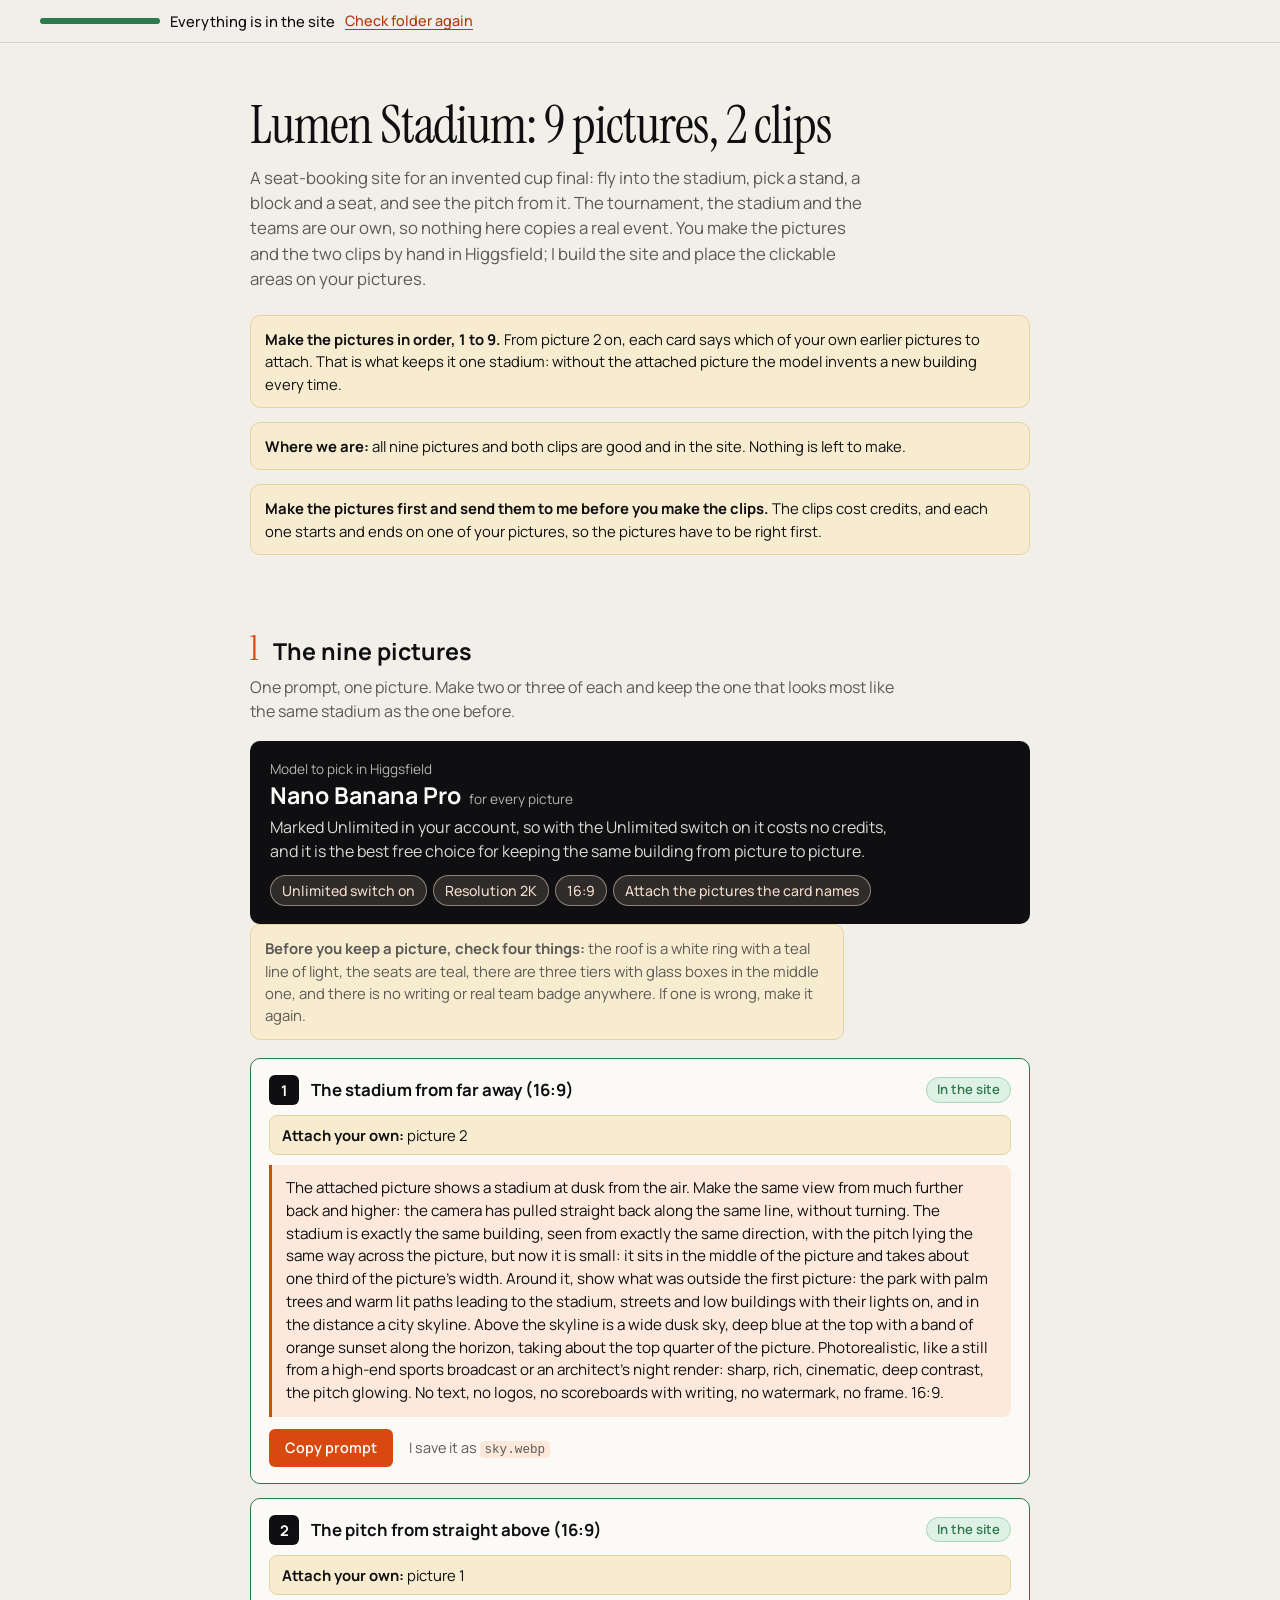
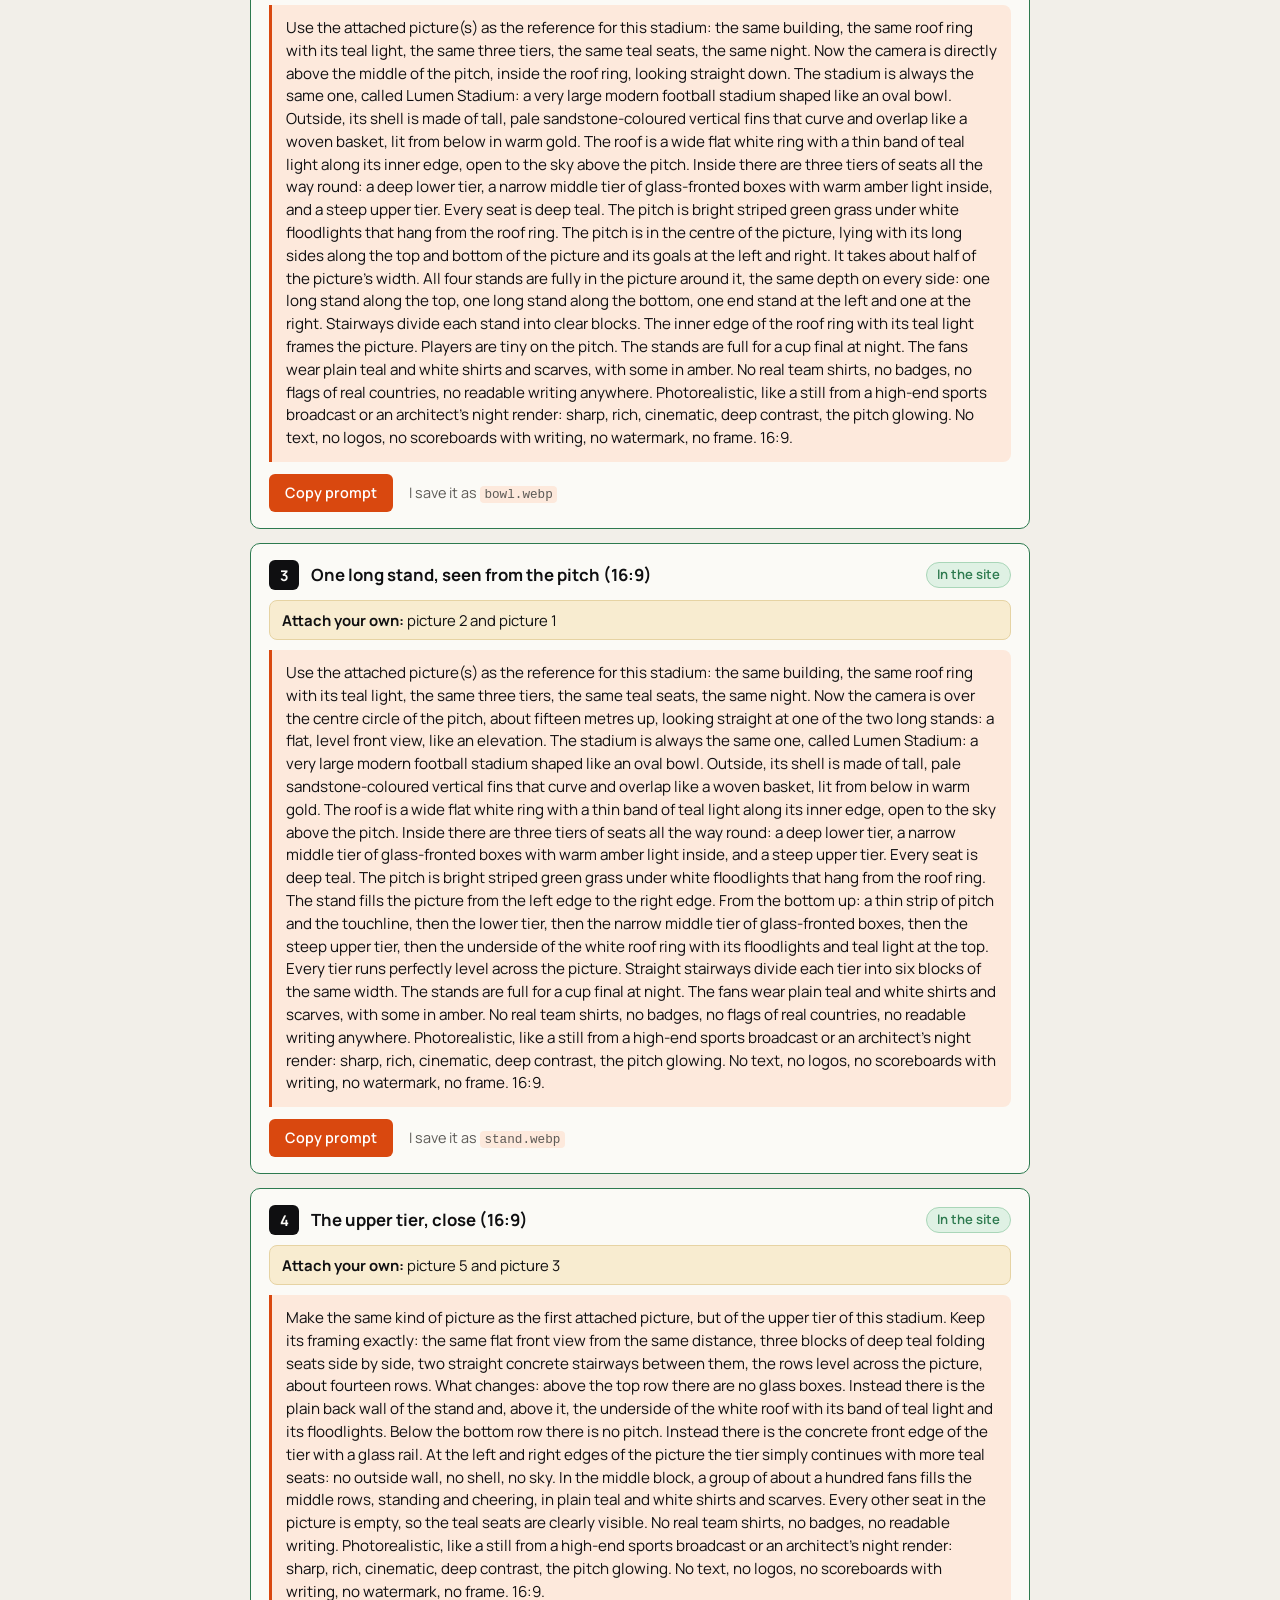
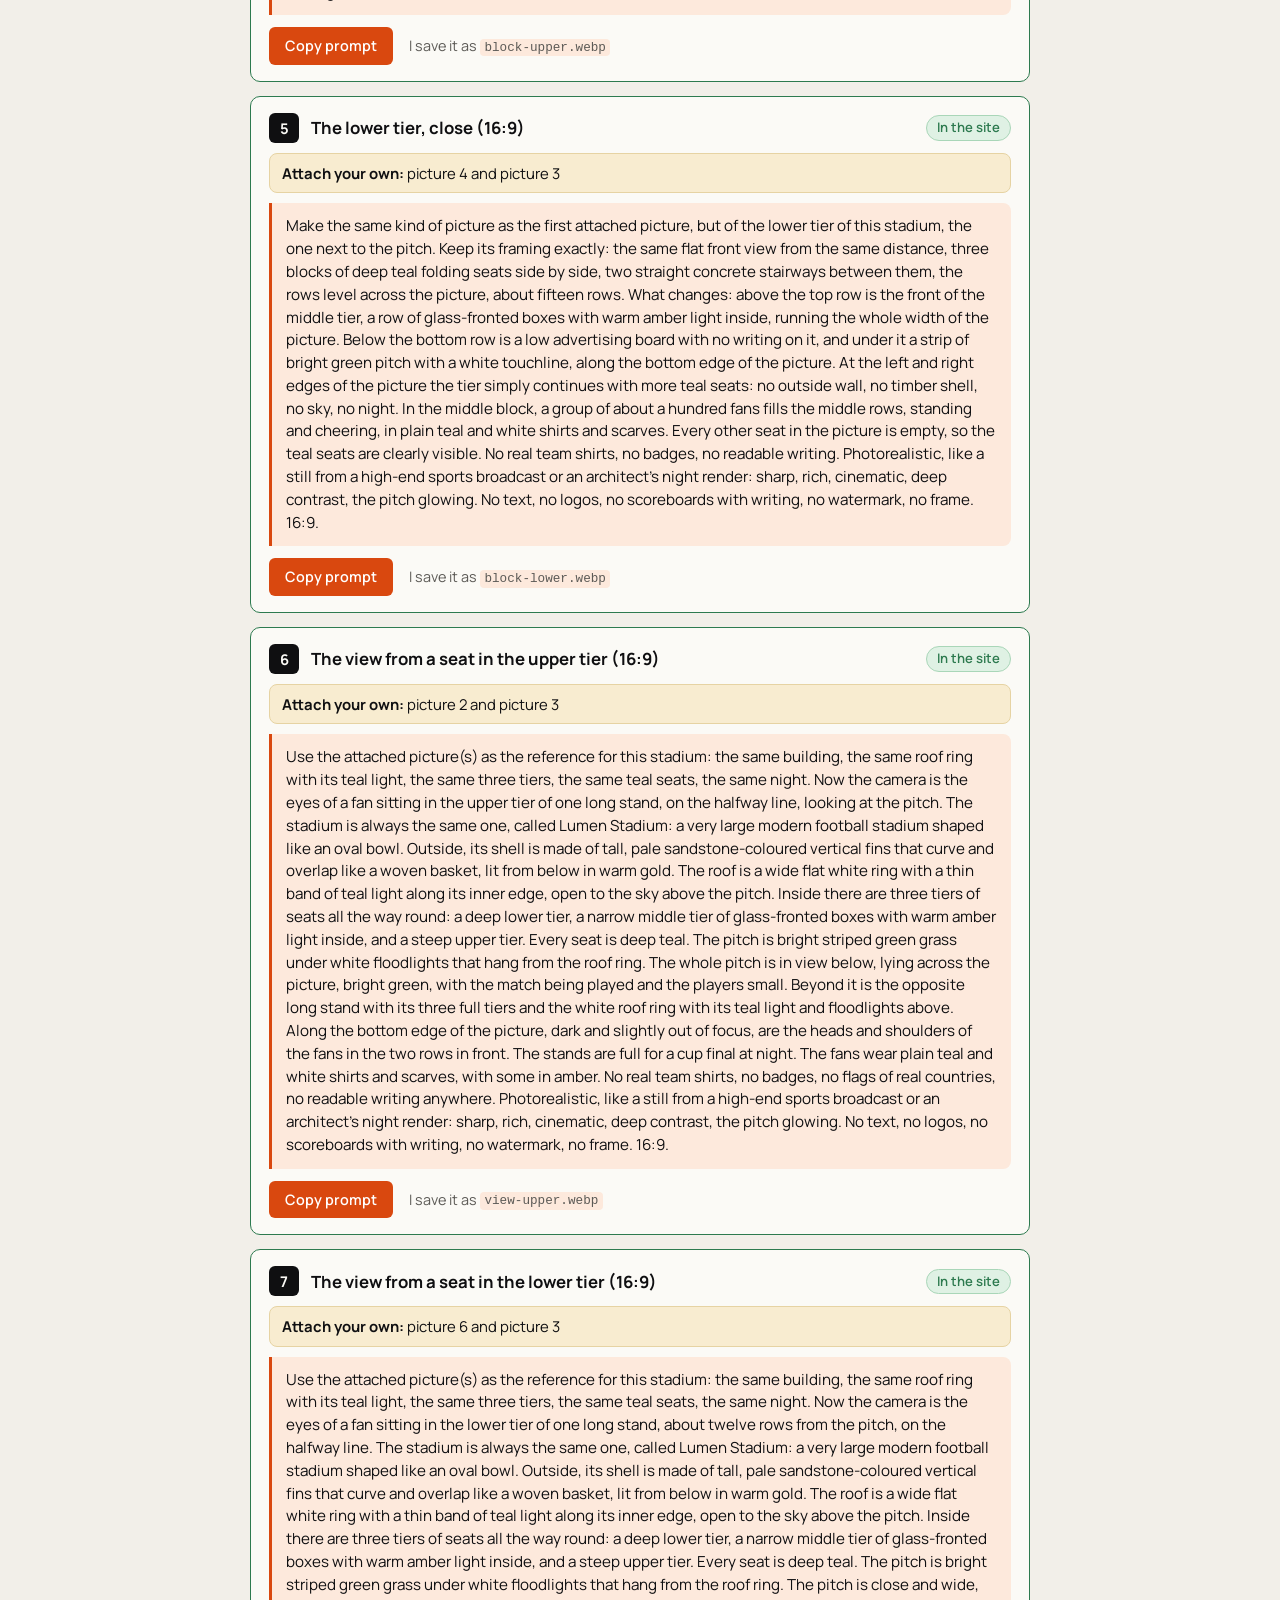
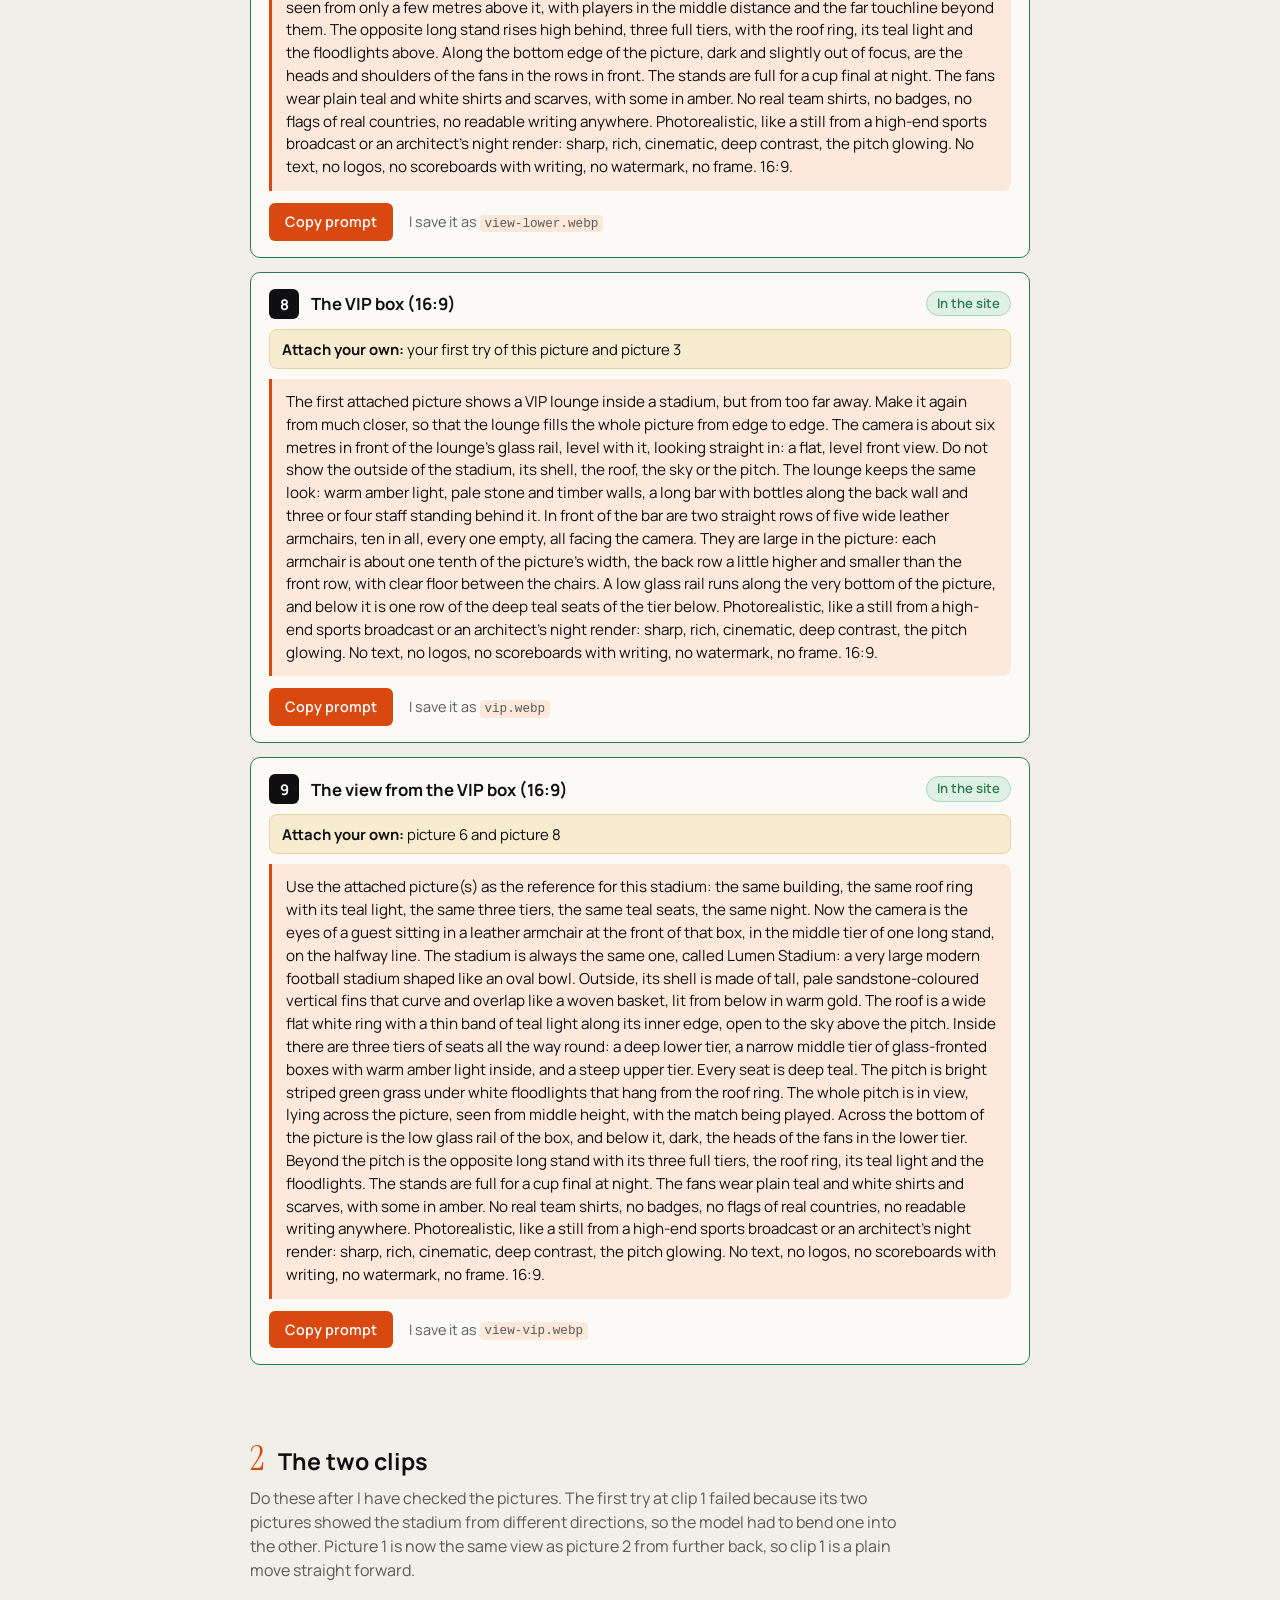
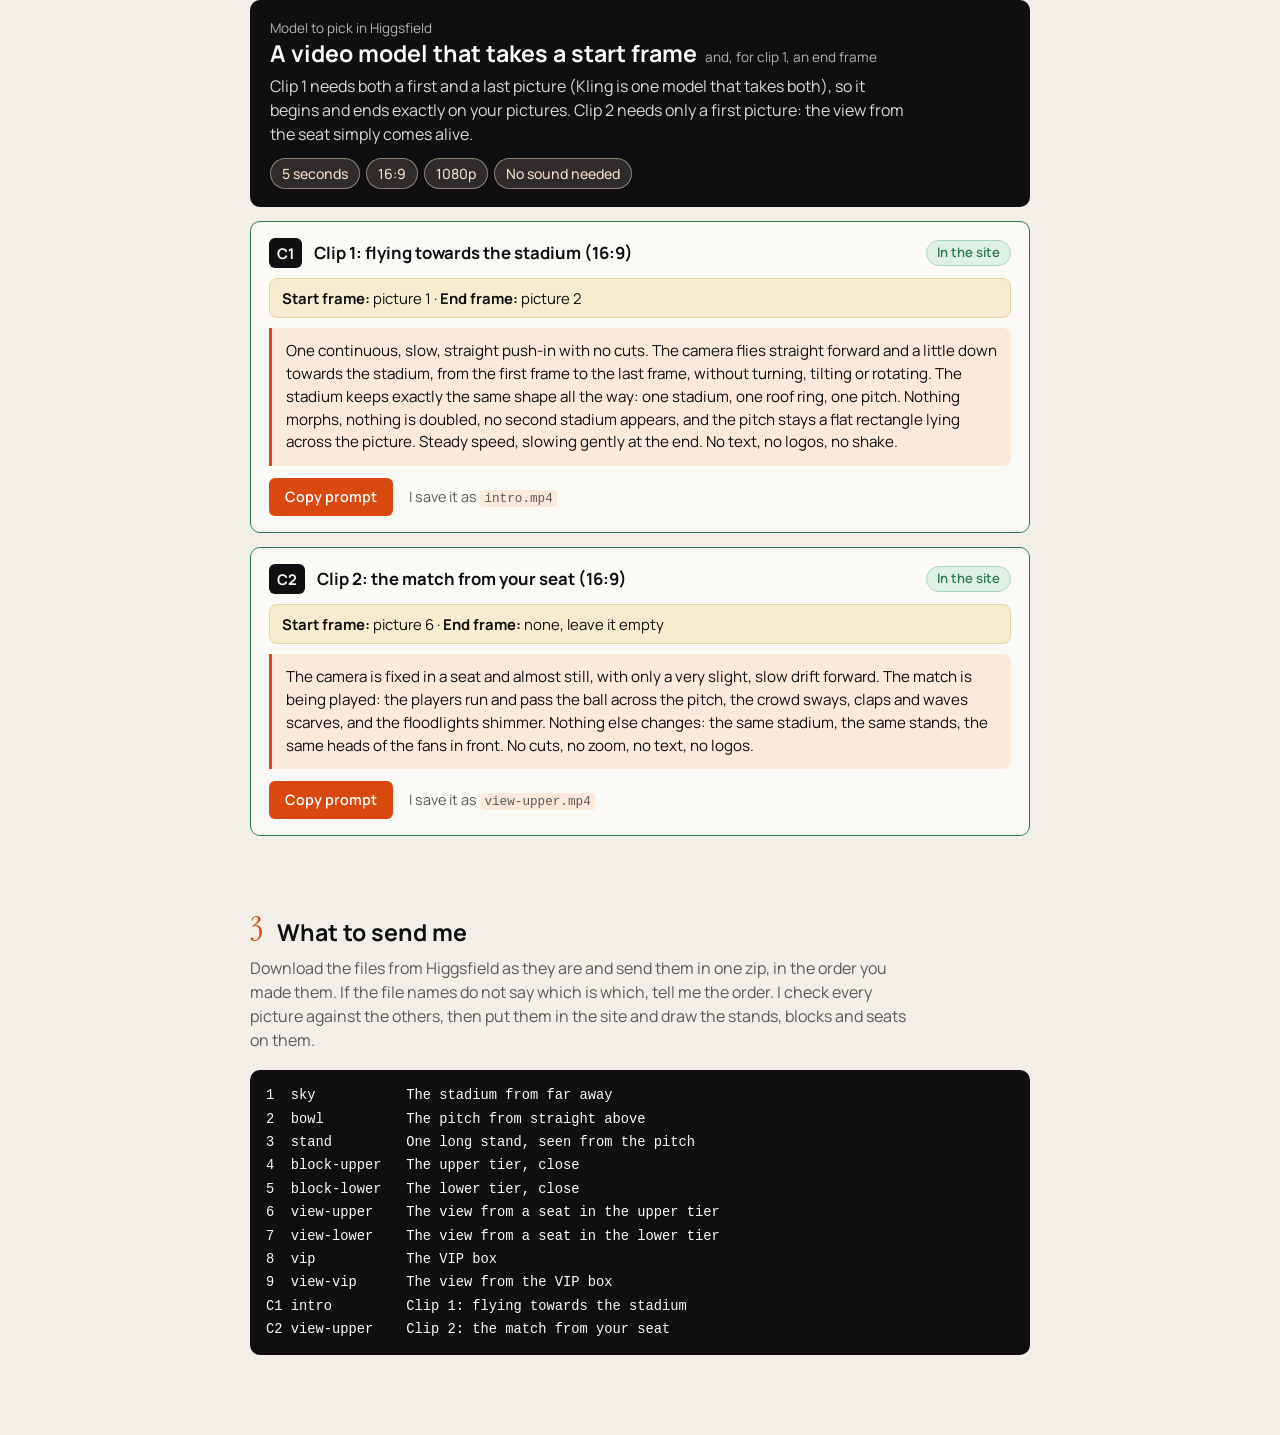
<file: guide.html>
<!doctype html>
<html lang="en">
<head>
  <meta charset="utf-8">
  <meta name="viewport" content="width=device-width, initial-scale=1">
  <title>Lumen Stadium | Higgsfield guide</title>
  <meta name="robots" content="noindex, nofollow">
  <link rel="preconnect" href="https://fonts.googleapis.com">
  <link rel="preconnect" href="https://fonts.gstatic.com" crossorigin>
  <link href="https://fonts.googleapis.com/css2?family=Instrument+Serif&family=Manrope:wght@400;500;600;700&display=swap" rel="stylesheet">
  <style>
    :root {
      --page: #f2efe9;
      --sheet: #fbfaf6;
      --ink: #0f0f11;
      --ink-soft: #5c5a56;
      --line: #d9d3c5;
      --brick: #d9480f;
      --brick-deep: #b23a0a;
      --tint: #fde9dc;
      --sand: #f0d9c6;
      --ok: #2d7a4f;
      --display: "Instrument Serif", Georgia, serif;
      --text: "Manrope", system-ui, -apple-system, "Segoe UI", sans-serif;
      --mono: ui-monospace, "Cascadia Mono", Consolas, monospace;
    }

    *, *::before, *::after { box-sizing: border-box; }

    body {
      margin: 0;
      background: var(--page);
      color: var(--ink);
      font-family: var(--text);
      font-size: 16px;
      line-height: 1.5;
      -webkit-font-smoothing: antialiased;
    }

    :focus-visible { outline: 2px solid var(--brick); outline-offset: 2px; border-radius: 4px; }

    a { color: var(--brick-deep); }
    code { font-family: var(--mono); font-size: 0.88em; background: var(--tint); padding: 0.1em 0.35em; border-radius: 4px; }

    .bar {
      position: sticky; top: 0; z-index: 5;
      display: flex; flex-wrap: wrap; align-items: center; gap: 10px 20px;
      padding: 10px clamp(16px, 4vw, 40px);
      background: rgba(242, 239, 233, 0.94);
      border-bottom: 1px solid var(--line);
    }
    .progress { display: flex; flex-wrap: wrap; align-items: center; gap: 10px; font-size: 0.92rem; font-weight: 500; }
    .meter { width: 120px; height: 6px; border-radius: 3px; background: var(--line); overflow: hidden; }
    .meter span { display: block; height: 100%; width: 0; background: var(--ok); transition: width 300ms ease; }
    .linkbtn { border: 0; background: none; padding: 0; font: inherit; font-size: 0.9rem; color: var(--brick-deep); text-decoration: underline; text-underline-offset: 3px; cursor: pointer; }

    main { max-width: 860px; margin: 0 auto; padding: clamp(24px, 5vw, 56px) clamp(16px, 4vw, 40px) 80px; }
    h1 { margin: 0 0 0.25em; font-family: var(--display); font-weight: 400; font-size: clamp(2.2rem, 5.2vw, 3.3rem); line-height: 1; letter-spacing: -0.02em; }
    .lede { margin: 0 0 24px; max-width: 62ch; color: var(--ink-soft); font-size: 1.05rem; }

    .step { margin-top: clamp(40px, 7vw, 72px); }
    .step > h2 { display: flex; align-items: baseline; gap: 14px; margin: 0 0 6px; font-size: 1.45rem; font-weight: 700; line-height: 1.2; }
    .step > h2 .num { font-family: var(--display); font-weight: 400; font-size: 2.2rem; color: var(--brick); }
    .step > p { margin: 0 0 18px; max-width: 66ch; color: var(--ink-soft); }

    .model { padding: 18px 20px; border-radius: 10px; background: var(--ink); color: var(--sheet); }
    .model .label { margin: 0; font-size: 0.85rem; color: rgba(251, 250, 246, 0.7); }
    .model .name { margin: 2px 0 6px; font-size: 1.45rem; font-weight: 700; line-height: 1.2; }
    .model .name small { margin-left: 8px; font-size: 0.85rem; font-weight: 400; color: rgba(251, 250, 246, 0.7); }
    .model .why { margin: 0 0 12px; max-width: 64ch; color: rgba(251, 250, 246, 0.86); }
    .chips { display: flex; flex-wrap: wrap; gap: 6px; margin: 0; padding: 0; list-style: none; }
    .chips li { padding: 4px 11px; border-radius: 999px; background: rgba(240, 217, 198, 0.14); border: 1px solid rgba(240, 217, 198, 0.5); color: var(--sand); font-size: 0.88rem; font-weight: 500; }

    .asset { margin-top: 14px; padding: 16px 18px; background: var(--sheet); border: 1px solid var(--line); border-radius: 10px; }
    .asset.is-found { border-color: var(--ok); }
    .asset-head { display: flex; flex-wrap: wrap; align-items: center; gap: 8px 12px; margin-bottom: 10px; }
    .asset-head h3 { margin: 0; font-size: 1.05rem; font-weight: 700; }
    .asset-head .n { display: inline-grid; place-items: center; min-width: 30px; height: 30px; padding: 0 8px; border-radius: 6px; background: var(--ink); color: var(--sheet); font-weight: 700; font-size: 0.92rem; }
    .asset-head .dot { width: 16px; height: 16px; border-radius: 50%; border: 1px solid rgba(0, 0, 0, 0.2); }
    .status { margin-left: auto; padding: 2px 10px; border-radius: 999px; font-size: 0.82rem; font-weight: 600; background: var(--page); color: var(--ink-soft); border: 1px solid var(--line); }
    .is-found .status { background: #dff1e4; color: var(--ok); border-color: #a9d6b8; }

    .attach { margin: 0 0 10px; padding: 8px 12px; border-radius: 8px; background: #f8ecd0; border: 1px solid #e6d3a3; font-size: 0.93rem; }
    .asset-body { display: flex; gap: 14px; align-items: flex-start; }
    .prompt { flex: 1; margin: 0; padding: 12px 14px; border-left: 3px solid var(--brick); border-radius: 0 8px 8px 0; background: var(--tint); font-size: 0.95rem; white-space: pre-wrap; }
    .preview { flex: none; width: 120px; aspect-ratio: 1; object-fit: contain; border-radius: 6px; border: 1px solid var(--line); background: #fff; }
    .preview[hidden] { display: none; }

    .asset-foot { display: flex; flex-wrap: wrap; align-items: center; gap: 8px 16px; margin-top: 12px; font-size: 0.9rem; color: var(--ink-soft); }
    .copy { border: 0; border-radius: 6px; padding: 8px 16px; background: var(--brick); color: #fff; font: inherit; font-size: 0.9rem; font-weight: 600; cursor: pointer; }
    .copy:hover { background: var(--brick-deep); }
    .copy.is-done { background: var(--ok); }

    .note { margin: 14px 0 0; padding: 12px 14px; border-radius: 10px; background: #f8ecd0; border: 1px solid #e6d3a3; font-size: 0.93rem; }
    .files { margin: 0; padding: 14px 16px; border-radius: 10px; background: var(--ink); color: var(--sheet); font-family: var(--mono); font-size: 0.86rem; line-height: 1.7; overflow-x: auto; }

    @media (max-width: 620px) {
      .bar { position: static; }
      .asset-body { flex-direction: column; }
    }
    @media (prefers-reduced-motion: reduce) { .meter span { transition: none; } }
  </style>
</head>
<body>
  <div class="bar">
    <div class="progress" aria-live="polite">
      <div class="meter" aria-hidden="true"><span id="meterFill"></span></div>
      <span id="progressText">Checking folder</span>
      <button class="linkbtn" id="recheck" type="button">Check folder again</button>
    </div>
  </div>

  <main>
    <h1>Lumen Stadium: 9 pictures, 2 clips</h1>
    <p class="lede">
      A seat-booking site for an invented cup final: fly into the stadium, pick a stand, a block and a seat, and see the pitch from it.
      The tournament, the stadium and the teams are our own, so nothing here copies a real event.
      You make the pictures and the two clips by hand in Higgsfield; I build the site and place the clickable areas on your pictures.
    </p>

    <p class="note">
      <b>Make the pictures in order, 1 to 9.</b> From picture 2 on, each card says which of your own earlier pictures to attach.
      That is what keeps it one stadium: without the attached picture the model invents a new building every time.
    </p>
    <p class="note">
      <b>Where we are:</b> all nine pictures and both clips are good and in the site. Nothing is left to make.
    </p>
    <p class="note">
      <b>Make the pictures first and send them to me before you make the clips.</b> The clips cost credits, and each one starts and ends on one of
      your pictures, so the pictures have to be right first.
    </p>

    <section class="step">
      <h2><span class="num">1</span> The nine pictures</h2>
      <p>One prompt, one picture. Make two or three of each and keep the one that looks most like the same stadium as the one before.</p>
      <div class="model">
        <p class="label">Model to pick in Higgsfield</p>
        <p class="name">Nano Banana Pro<small>for every picture</small></p>
        <p class="why">Marked Unlimited in your account, so with the Unlimited switch on it costs no credits, and it is the best free choice for keeping the same building from picture to picture.</p>
        <ul class="chips"><li>Unlimited switch on</li><li>Resolution 2K</li><li>16:9</li><li>Attach the pictures the card names</li></ul>
      </div>
      <p class="note"><b>Before you keep a picture, check four things:</b> the roof is a white ring with a teal line of light, the seats are teal,
        there are three tiers with glass boxes in the middle one, and there is no writing or real team badge anywhere. If one is wrong, make it again.</p>
      <div id="pics"></div>
    </section>

    <section class="step">
      <h2><span class="num">2</span> The two clips</h2>
      <p>Do these after I have checked the pictures. The first try at clip 1 failed because its two pictures showed the stadium from different directions,
        so the model had to bend one into the other. Picture 1 is now the same view as picture 2 from further back, so clip 1 is a plain move straight forward.</p>
      <div class="model">
        <p class="label">Model to pick in Higgsfield</p>
        <p class="name">A video model that takes a start frame<small>and, for clip 1, an end frame</small></p>
        <p class="why">Clip 1 needs both a first and a last picture (Kling is one model that takes both), so it begins and ends exactly on your pictures. Clip 2 needs only a first picture: the view from the seat simply comes alive.</p>
        <ul class="chips"><li>5 seconds</li><li>16:9</li><li>1080p</li><li>No sound needed</li></ul>
      </div>
      <div id="clips"></div>
    </section>

    <section class="step">
      <h2><span class="num">3</span> What to send me</h2>
      <p>Download the files from Higgsfield as they are and send them in one zip, in the order you made them. If the file names do not say which is which, tell me the order.
        I check every picture against the others, then put them in the site and draw the stands, blocks and seats on them.</p>
      <pre class="files">1  sky           The stadium from far away
2  bowl          The pitch from straight above
3  stand         One long stand, seen from the pitch
4  block-upper   The upper tier, close
5  block-lower   The lower tier, close
6  view-upper    The view from a seat in the upper tier
7  view-lower    The view from a seat in the lower tier
8  vip           The VIP box
9  view-vip      The view from the VIP box
C1 intro         Clip 1: flying towards the stadium
C2 view-upper    Clip 2: the match from your seat</pre>
    </section>
  </main>

  <script>
  (() => {
    "use strict";
    const DATA = {"pics": [{"n": 1, "file": "sky", "title": "The stadium from far away", "attach": ["bowl"], "text": "The attached picture shows a stadium at dusk from the air. Make the same view from much further back and higher: the camera has pulled straight back along the same line, without turning. The stadium is exactly the same building, seen from exactly the same direction, with the pitch lying the same way across the picture, but now it is small: it sits in the middle of the picture and takes about one third of the picture's width. Around it, show what was outside the first picture: the park with palm trees and warm lit paths leading to the stadium, streets and low buildings with their lights on, and in the distance a city skyline. Above the skyline is a wide dusk sky, deep blue at the top with a band of orange sunset along the horizon, taking about the top quarter of the picture. Photorealistic, like a still from a high-end sports broadcast or an architect's night render: sharp, rich, cinematic, deep contrast, the pitch glowing. No text, no logos, no scoreboards with writing, no watermark, no frame. 16:9."}, {"n": 2, "file": "bowl", "title": "The pitch from straight above", "attach": ["sky"], "text": "Use the attached picture(s) as the reference for this stadium: the same building, the same roof ring with its teal light, the same three tiers, the same teal seats, the same night. Now the camera is directly above the middle of the pitch, inside the roof ring, looking straight down. The stadium is always the same one, called Lumen Stadium: a very large modern football stadium shaped like an oval bowl. Outside, its shell is made of tall, pale sandstone-coloured vertical fins that curve and overlap like a woven basket, lit from below in warm gold. The roof is a wide flat white ring with a thin band of teal light along its inner edge, open to the sky above the pitch. Inside there are three tiers of seats all the way round: a deep lower tier, a narrow middle tier of glass-fronted boxes with warm amber light inside, and a steep upper tier. Every seat is deep teal. The pitch is bright striped green grass under white floodlights that hang from the roof ring. The pitch is in the centre of the picture, lying with its long sides along the top and bottom of the picture and its goals at the left and right. It takes about half of the picture's width. All four stands are fully in the picture around it, the same depth on every side: one long stand along the top, one long stand along the bottom, one end stand at the left and one at the right. Stairways divide each stand into clear blocks. The inner edge of the roof ring with its teal light frames the picture. Players are tiny on the pitch. The stands are full for a cup final at night. The fans wear plain teal and white shirts and scarves, with some in amber. No real team shirts, no badges, no flags of real countries, no readable writing anywhere. Photorealistic, like a still from a high-end sports broadcast or an architect's night render: sharp, rich, cinematic, deep contrast, the pitch glowing. No text, no logos, no scoreboards with writing, no watermark, no frame. 16:9."}, {"n": 3, "file": "stand", "title": "One long stand, seen from the pitch", "attach": ["bowl", "sky"], "text": "Use the attached picture(s) as the reference for this stadium: the same building, the same roof ring with its teal light, the same three tiers, the same teal seats, the same night. Now the camera is over the centre circle of the pitch, about fifteen metres up, looking straight at one of the two long stands: a flat, level front view, like an elevation. The stadium is always the same one, called Lumen Stadium: a very large modern football stadium shaped like an oval bowl. Outside, its shell is made of tall, pale sandstone-coloured vertical fins that curve and overlap like a woven basket, lit from below in warm gold. The roof is a wide flat white ring with a thin band of teal light along its inner edge, open to the sky above the pitch. Inside there are three tiers of seats all the way round: a deep lower tier, a narrow middle tier of glass-fronted boxes with warm amber light inside, and a steep upper tier. Every seat is deep teal. The pitch is bright striped green grass under white floodlights that hang from the roof ring. The stand fills the picture from the left edge to the right edge. From the bottom up: a thin strip of pitch and the touchline, then the lower tier, then the narrow middle tier of glass-fronted boxes, then the steep upper tier, then the underside of the white roof ring with its floodlights and teal light at the top. Every tier runs perfectly level across the picture. Straight stairways divide each tier into six blocks of the same width. The stands are full for a cup final at night. The fans wear plain teal and white shirts and scarves, with some in amber. No real team shirts, no badges, no flags of real countries, no readable writing anywhere. Photorealistic, like a still from a high-end sports broadcast or an architect's night render: sharp, rich, cinematic, deep contrast, the pitch glowing. No text, no logos, no scoreboards with writing, no watermark, no frame. 16:9."}, {"n": 4, "file": "block-upper", "title": "The upper tier, close", "attach": ["block-lower", "stand"], "text": "Make the same kind of picture as the first attached picture, but of the upper tier of this stadium. Keep its framing exactly: the same flat front view from the same distance, three blocks of deep teal folding seats side by side, two straight concrete stairways between them, the rows level across the picture, about fourteen rows. What changes: above the top row there are no glass boxes. Instead there is the plain back wall of the stand and, above it, the underside of the white roof with its band of teal light and its floodlights. Below the bottom row there is no pitch. Instead there is the concrete front edge of the tier with a glass rail. At the left and right edges of the picture the tier simply continues with more teal seats: no outside wall, no shell, no sky. In the middle block, a group of about a hundred fans fills the middle rows, standing and cheering, in plain teal and white shirts and scarves. Every other seat in the picture is empty, so the teal seats are clearly visible. No real team shirts, no badges, no readable writing. Photorealistic, like a still from a high-end sports broadcast or an architect's night render: sharp, rich, cinematic, deep contrast, the pitch glowing. No text, no logos, no scoreboards with writing, no watermark, no frame. 16:9."}, {"n": 5, "file": "block-lower", "title": "The lower tier, close", "attach": ["block-upper", "stand"], "text": "Make the same kind of picture as the first attached picture, but of the lower tier of this stadium, the one next to the pitch. Keep its framing exactly: the same flat front view from the same distance, three blocks of deep teal folding seats side by side, two straight concrete stairways between them, the rows level across the picture, about fifteen rows. What changes: above the top row is the front of the middle tier, a row of glass-fronted boxes with warm amber light inside, running the whole width of the picture. Below the bottom row is a low advertising board with no writing on it, and under it a strip of bright green pitch with a white touchline, along the bottom edge of the picture. At the left and right edges of the picture the tier simply continues with more teal seats: no outside wall, no timber shell, no sky, no night. In the middle block, a group of about a hundred fans fills the middle rows, standing and cheering, in plain teal and white shirts and scarves. Every other seat in the picture is empty, so the teal seats are clearly visible. No real team shirts, no badges, no readable writing. Photorealistic, like a still from a high-end sports broadcast or an architect's night render: sharp, rich, cinematic, deep contrast, the pitch glowing. No text, no logos, no scoreboards with writing, no watermark, no frame. 16:9."}, {"n": 6, "file": "view-upper", "title": "The view from a seat in the upper tier", "attach": ["bowl", "stand"], "text": "Use the attached picture(s) as the reference for this stadium: the same building, the same roof ring with its teal light, the same three tiers, the same teal seats, the same night. Now the camera is the eyes of a fan sitting in the upper tier of one long stand, on the halfway line, looking at the pitch. The stadium is always the same one, called Lumen Stadium: a very large modern football stadium shaped like an oval bowl. Outside, its shell is made of tall, pale sandstone-coloured vertical fins that curve and overlap like a woven basket, lit from below in warm gold. The roof is a wide flat white ring with a thin band of teal light along its inner edge, open to the sky above the pitch. Inside there are three tiers of seats all the way round: a deep lower tier, a narrow middle tier of glass-fronted boxes with warm amber light inside, and a steep upper tier. Every seat is deep teal. The pitch is bright striped green grass under white floodlights that hang from the roof ring. The whole pitch is in view below, lying across the picture, bright green, with the match being played and the players small. Beyond it is the opposite long stand with its three full tiers and the white roof ring with its teal light and floodlights above. Along the bottom edge of the picture, dark and slightly out of focus, are the heads and shoulders of the fans in the two rows in front. The stands are full for a cup final at night. The fans wear plain teal and white shirts and scarves, with some in amber. No real team shirts, no badges, no flags of real countries, no readable writing anywhere. Photorealistic, like a still from a high-end sports broadcast or an architect's night render: sharp, rich, cinematic, deep contrast, the pitch glowing. No text, no logos, no scoreboards with writing, no watermark, no frame. 16:9."}, {"n": 7, "file": "view-lower", "title": "The view from a seat in the lower tier", "attach": ["view-upper", "stand"], "text": "Use the attached picture(s) as the reference for this stadium: the same building, the same roof ring with its teal light, the same three tiers, the same teal seats, the same night. Now the camera is the eyes of a fan sitting in the lower tier of one long stand, about twelve rows from the pitch, on the halfway line. The stadium is always the same one, called Lumen Stadium: a very large modern football stadium shaped like an oval bowl. Outside, its shell is made of tall, pale sandstone-coloured vertical fins that curve and overlap like a woven basket, lit from below in warm gold. The roof is a wide flat white ring with a thin band of teal light along its inner edge, open to the sky above the pitch. Inside there are three tiers of seats all the way round: a deep lower tier, a narrow middle tier of glass-fronted boxes with warm amber light inside, and a steep upper tier. Every seat is deep teal. The pitch is bright striped green grass under white floodlights that hang from the roof ring. The pitch is close and wide, seen from only a few metres above it, with players in the middle distance and the far touchline beyond them. The opposite long stand rises high behind, three full tiers, with the roof ring, its teal light and the floodlights above. Along the bottom edge of the picture, dark and slightly out of focus, are the heads and shoulders of the fans in the rows in front. The stands are full for a cup final at night. The fans wear plain teal and white shirts and scarves, with some in amber. No real team shirts, no badges, no flags of real countries, no readable writing anywhere. Photorealistic, like a still from a high-end sports broadcast or an architect's night render: sharp, rich, cinematic, deep contrast, the pitch glowing. No text, no logos, no scoreboards with writing, no watermark, no frame. 16:9."}, {"n": 8, "file": "vip", "title": "The VIP box", "attach": ["your first try of this picture", "stand"], "text": "The first attached picture shows a VIP lounge inside a stadium, but from too far away. Make it again from much closer, so that the lounge fills the whole picture from edge to edge. The camera is about six metres in front of the lounge's glass rail, level with it, looking straight in: a flat, level front view. Do not show the outside of the stadium, its shell, the roof, the sky or the pitch. The lounge keeps the same look: warm amber light, pale stone and timber walls, a long bar with bottles along the back wall and three or four staff standing behind it. In front of the bar are two straight rows of five wide leather armchairs, ten in all, every one empty, all facing the camera. They are large in the picture: each armchair is about one tenth of the picture's width, the back row a little higher and smaller than the front row, with clear floor between the chairs. A low glass rail runs along the very bottom of the picture, and below it is one row of the deep teal seats of the tier below. Photorealistic, like a still from a high-end sports broadcast or an architect's night render: sharp, rich, cinematic, deep contrast, the pitch glowing. No text, no logos, no scoreboards with writing, no watermark, no frame. 16:9."}, {"n": 9, "file": "view-vip", "title": "The view from the VIP box", "attach": ["view-upper", "vip"], "text": "Use the attached picture(s) as the reference for this stadium: the same building, the same roof ring with its teal light, the same three tiers, the same teal seats, the same night. Now the camera is the eyes of a guest sitting in a leather armchair at the front of that box, in the middle tier of one long stand, on the halfway line. The stadium is always the same one, called Lumen Stadium: a very large modern football stadium shaped like an oval bowl. Outside, its shell is made of tall, pale sandstone-coloured vertical fins that curve and overlap like a woven basket, lit from below in warm gold. The roof is a wide flat white ring with a thin band of teal light along its inner edge, open to the sky above the pitch. Inside there are three tiers of seats all the way round: a deep lower tier, a narrow middle tier of glass-fronted boxes with warm amber light inside, and a steep upper tier. Every seat is deep teal. The pitch is bright striped green grass under white floodlights that hang from the roof ring. The whole pitch is in view, lying across the picture, seen from middle height, with the match being played. Across the bottom of the picture is the low glass rail of the box, and below it, dark, the heads of the fans in the lower tier. Beyond the pitch is the opposite long stand with its three full tiers, the roof ring, its teal light and the floodlights. The stands are full for a cup final at night. The fans wear plain teal and white shirts and scarves, with some in amber. No real team shirts, no badges, no flags of real countries, no readable writing anywhere. Photorealistic, like a still from a high-end sports broadcast or an architect's night render: sharp, rich, cinematic, deep contrast, the pitch glowing. No text, no logos, no scoreboards with writing, no watermark, no frame. 16:9."}], "clips": [{"n": "C1", "file": "intro", "title": "Clip 1: flying towards the stadium", "start": "sky", "end": "bowl", "text": "One continuous, slow, straight push-in with no cuts. The camera flies straight forward and a little down towards the stadium, from the first frame to the last frame, without turning, tilting or rotating. The stadium keeps exactly the same shape all the way: one stadium, one roof ring, one pitch. Nothing morphs, nothing is doubled, no second stadium appears, and the pitch stays a flat rectangle lying across the picture. Steady speed, slowing gently at the end. No text, no logos, no shake."}, {"n": "C2", "file": "view-upper", "title": "Clip 2: the match from your seat", "start": "view-upper", "end": null, "text": "The camera is fixed in a seat and almost still, with only a very slight, slow drift forward. The match is being played: the players run and pass the ball across the pitch, the crowd sways, claps and waves scarves, and the floodlights shimmer. Nothing else changes: the same stadium, the same stands, the same heads of the fans in front. No cuts, no zoom, no text, no logos."}]};
    const DIR = "assets/stadium";
    const NUM = {"sky": 1, "bowl": 2, "stand": 3, "block-upper": 4, "block-lower": 5, "view-upper": 6, "view-lower": 7, "vip": 8, "view-vip": 9};
    const esc = (s) => String(s).replace(/[&<>"]/g, (c) => ({ "&": "&amp;", "<": "&lt;", ">": "&gt;", '"': "&quot;" }[c]));
    const cards = [];
    function card(host, n, title, attach, text, file, ext) {
      const el = document.createElement("article");
      el.className = "asset";
      el.innerHTML =
        `<div class="asset-head"><span class="n">${esc(n)}</span><h3>${esc(title)} (16:9)</h3><span class="status">Not in the site yet</span></div>` +
        `<p class="attach">${attach}</p>` +
        `<div class="asset-body"><p class="prompt"></p></div>` +
        `<div class="asset-foot"><button class="copy" type="button">Copy prompt</button><span>I save it as <code>${esc(file)}.${ext}</code></span></div>`;
      el.querySelector(".prompt").textContent = text;
      el.querySelector(".copy").addEventListener("click", (e) => copy(text, e.currentTarget));
      host.append(el); cards.push({ el, file, ext });
    }
    DATA.pics.forEach((p) => card(document.getElementById("pics"), p.n, p.title,
      p.attach.length ? `<b>Attach your own:</b> ${p.attach.map((a) => (NUM[a] ? `picture ${NUM[a]}` : a)).join(" and ")}` : "<b>Attach nothing.</b> This first picture sets the look of the stadium.", p.text, p.file, "webp"));
    DATA.clips.forEach((c) => card(document.getElementById("clips"), c.n, c.title,
      `<b>Start frame:</b> picture ${NUM[c.start]} · <b>End frame:</b> ${c.end ? "picture " + NUM[c.end] : "none, leave it empty"}`, c.text, c.file, "mp4"));

    async function copy(text, button) {
      let ok = false;
      try { await navigator.clipboard.writeText(text); ok = true; }
      catch (_) {
        const ta = document.createElement("textarea");
        ta.value = text; ta.style.position = "fixed"; ta.style.opacity = "0";
        document.body.append(ta); ta.select();
        try { ok = document.execCommand("copy"); } catch (_) { ok = false; }
        ta.remove();
      }
      button.textContent = ok ? "Copied" : "Select the text and copy it";
      button.classList.toggle("is-done", ok);
      window.setTimeout(() => { button.textContent = "Copy prompt"; button.classList.remove("is-done"); }, 1800);
    }

    // a card turns green when its file is in the site's folder
    let run = 0;
    async function check() {
      const mine = ++run;
      const has = await Promise.all(cards.map((c) => fetch(`${DIR}/${c.file}.${c.ext}?t=${Date.now()}`, { method: "HEAD" }).then((r) => r.ok).catch(() => false)));
      if (mine !== run) return;
      cards.forEach((c, i) => { c.el.classList.toggle("is-found", has[i]); c.el.querySelector(".status").textContent = has[i] ? "In the site" : "Not in the site yet"; });
      const done = has.filter(Boolean).length;
      document.getElementById("meterFill").style.width = `${(done / cards.length) * 100}%`;
      document.getElementById("progressText").textContent = done === cards.length ? "Everything is in the site" : `${done} of ${cards.length} in the site`;
    }
    document.getElementById("recheck").addEventListener("click", check);
    window.addEventListener("focus", check);
    check();
  })();
  </script>
</body>
</html>
</file>
